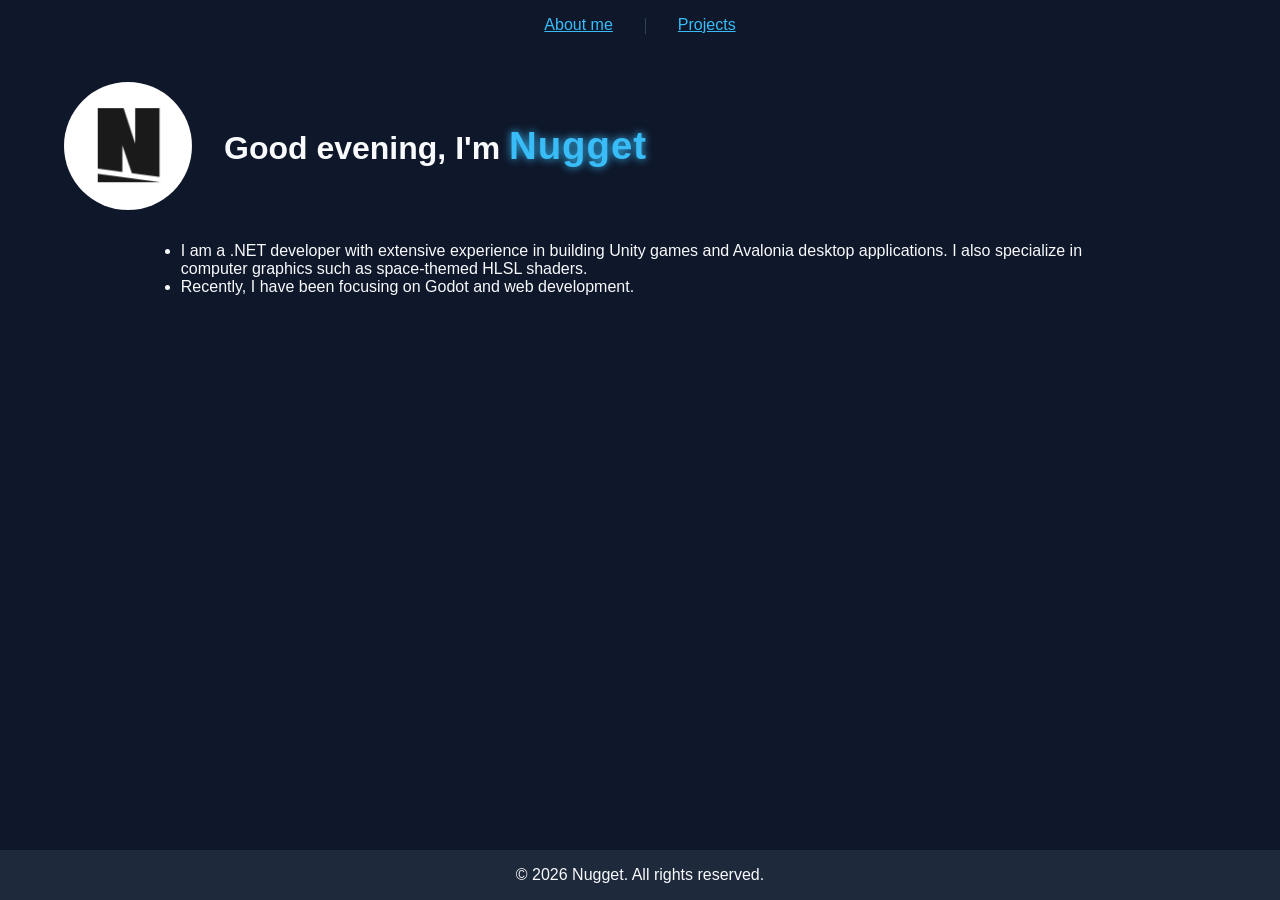
<file: index.html>
<!DOCTYPE html>
<html lang="en">
<head>
    <meta charset="UTF-8">
    <meta name="viewport" content="width=device-width, initial-scale=1.0">

    <title>Nugget</title>
    <meta name="description" content="About me">
    <meta name="robots" content="index, follow">

    <link rel="canonical" href="https://thenuggetxyz.github.io">

    <meta property="og:type" content="website">
    <meta property="og:url" content="https://thenuggetxyz.github.io">
    <meta property="og:title" content="Nugget">
    <meta property="og:description" content="About me">
    <meta property="og:image" content="https://thenuggetxyz.github.io/assets/media/images/og-share-card.jpg">
    <meta property="og:image:width" content="1200" />
    <meta property="og:image:height" content="630" />
    <meta property="og:site_name" content="Nugget" />
    <meta property="og:locale" content="en_US" />

    <meta name="twitter:card" content="summary_large_image">
    <meta name="twitter:url" content="https://thenuggetxyz.github.io">
    <meta name="twitter:title" content="Nugget">
    <meta name="twitter:description" content="About me">
    <meta name="twitter:image" content="/assets/media/images/og-share-card.jpg">

    <link rel="icon" type="image/x-icon" href="/favicon.ico">
    <link rel="icon" type="image/png" sizes="32x32" href="/assets/media/icons/favicon-32x32.png">
    <link rel="apple-touch-icon" sizes="180x180" href="/assets/media/icons/apple-touch-icon.png">

    <link rel="stylesheet" href="/assets/css/main.css">

    <script src="./assets/js/main.js" defer></script>
</head>
<body>

    <a href="#main-content" class="skip-link">Skip to main content</a>

    <header class="global-header">
        <div class="container">
            <nav class="main-nav" aria-label="Main Navigation">
                <ul class="nav-list">
                    <li><a href="/index.html" class="nav-link" aria-current="page">About me</a></li>
                    <li><a href="/projects/index.html" class="nav-link">Projects</a></li>
                </ul>
            </nav>
        </div>
    </header>

    <main id="main-content" class="global-main">
        <section class="hero-section" aria-labelledby="hero-title">
            <div class="container hero">
                <div class="hero-heading">
                    <img class="avatar-round" src="/assets/media/images/avatar.png" alt="Nugget avatar - profile picture">
                    <h1 class="heading-xl" id="hero-title">
                        <span class="no-wrap"></span><span id="hero-greeting">Hello</span><span>,</span></span>
                        <span class="no-wrap">I'm <span class="hero-name" id="hero-name">Nugget</span></span>
                    </h1>
                </div>
                <ul class="hero-description">
                    <li>
                        I am a .NET developer with extensive experience in building Unity games and Avalonia desktop applications.
                        I also specialize in computer graphics such as space-themed HLSL shaders.
                    </li>
                    <li>
                        Recently, I have been focusing on Godot and web development.
                    </li>
                </ul>
            </div>
        </section>
    </main>

    <footer class="global-footer">
        <div class="container">
            <p>&copy; 2026 Nugget. All rights reserved.</p>
        </div>
    </footer>
</body>
</html>
</file>
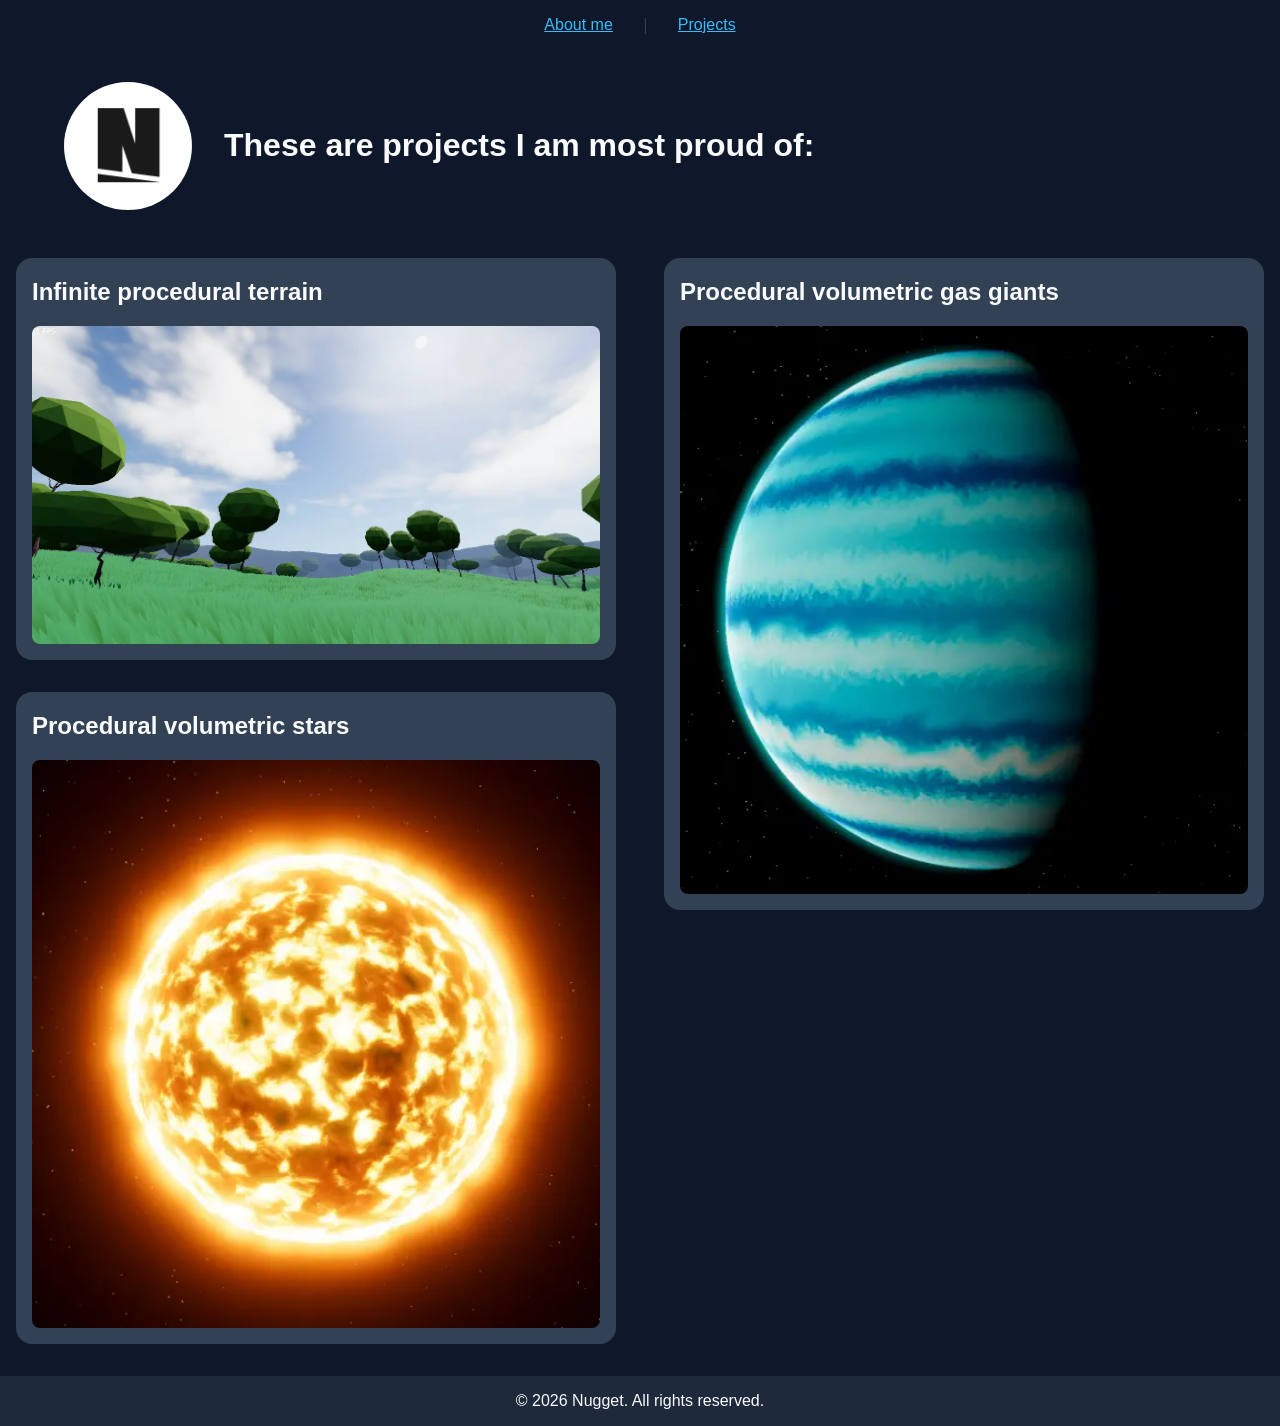
<file: projects/index.html>
<!DOCTYPE html>
<html lang="en">
<head>
    <meta charset="UTF-8">
    <meta name="viewport" content="width=device-width, initial-scale=1.0">

    <title>Nugget</title>
    <meta name="description" content="My projects">
    <meta name="robots" content="index, follow">

    <link rel="canonical" href="https://thenuggetxyz.github.io">

    <meta property="og:type" content="website">
    <meta property="og:url" content="https://thenuggetxyz.github.io">
    <meta property="og:title" content="Nugget">
    <meta property="og:description" content="My projects">
    <meta property="og:image" content="https://thenuggetxyz.github.io/assets/media/images/og-share-card.jpg">
    <meta property="og:image:width" content="1200" />
    <meta property="og:image:height" content="630" />
    <meta property="og:site_name" content="Nugget" />
    <meta property="og:locale" content="en_US" />

    <meta name="twitter:card" content="summary_large_image">
    <meta name="twitter:url" content="https://thenuggetxyz.github.io">
    <meta name="twitter:title" content="Nugget">
    <meta name="twitter:description" content="My projects">
    <meta name="twitter:image" content="/assets/media/images/og-share-card.jpg">

    <link rel="icon" type="image/x-icon" href="/favicon.ico">
    <link rel="icon" type="image/png" sizes="32x32" href="/assets/media/icons/favicon-32x32.png">
    <link rel="apple-touch-icon" sizes="180x180" href="/assets/media/icons/apple-touch-icon.png">

    <link rel="stylesheet" href="/assets/css/main.css">
</head>
<body>

    <a href="#main-content" class="skip-link">Skip to main content</a>

    <header class="global-header">
        <div class="container">
            <nav class="main-nav" aria-label="Main Navigation">
                <ul class="nav-list">
                    <li><a href="/index.html" class="nav-link">About me</a></li>
                    <li><a href="/projects/index.html" class="nav-link" aria-current="page">Projects</a></li>
                </ul>
            </nav>
        </div>
    </header>

    <main id="main-content" class="global-main">
        <section class="hero-section" aria-labelledby="hero-title">
            <div class="container hero">
                <div class="hero-heading">
                    <img class="avatar-round" src="/assets/media/images/avatar.png" alt="Nugget avatar - profile picture">
                    <h1 class="heading-xl" id="hero-title">These are projects I am most proud of:</h1>
                </div>
            </div>
        </section>

        <section class="projects-section" aria-labelledby="hero-title">
            <div class="projects-gallery">
                <div class="project-container">
                    <h2>Infinite procedural terrain</h2>
                    <img src="../assets/media/images/project-infinite-proc-terrain.webp" alt="image of infinite procedural terrain">
                </div>
                <div class="project-container">
                    <h2>Procedural volumetric stars</h2>
                    <img src="../assets/media/images/project-procedural-stars.webp" alt="a yellow glowing star set in deep space">
                </div>
                <div class="project-container">
                    <h2>Procedural volumetric gas giants</h2>
                    <img src="../assets/media/images/project-procedural-gas-giant.webp" alt="a white blue gas giant with a faint atmosphere in deep space">
                </div>
            </div>
        </section>
    </main>

    <footer class="global-footer">
        <div class="container">
            <p>&copy; 2026 Nugget. All rights reserved.</p>
        </div>
    </footer>
</body>
</html>
</file>
<file: assets/css/main.css>
@import url(_reset.css);

:root {
    --bg-primary: #0f172a;
    --bg-secondary: #1e293b;
    --bg-surface: #334155;

    --text-primary: #f8fafc;
    --text-muted: #94a3b8;

    --accent: #38bdf8;
    --accent-hover: #7dd3fc;

    --border-color: #1e293b;
}

html, body{
    font-family: "Verdana", sans-serif;
    color: var(--text-primary);
    background-color: var(--bg-primary);
    font-weight: normal;
    font-style: normal;
    display: flex;
    flex-direction: column;
    min-height: 100dvh;
    margin: 0;
    padding: 0;
    overflow-x: hidden;
    width: 100%;
}

.skip-link {
  position: fixed;
  top: -100px;
  left: 1rem;
  z-index: 9999;

  background-color: var(--accent, #38bdf8);
  color: var(--bg-primary, #0f172a);
  font-weight: 700;
  text-decoration: none;
  padding: 0.75rem 1.25rem;
  border-radius: 0.375rem;
  box-shadow: 0 4px 12px rgba(0, 0, 0, 0.3);

  /* entrance animation */
  transition: top 0.2s ease-in-out;
}

/* 4. Slide into view when focused via keyboard Tab */
.skip-link:focus {
  top: 1rem;
  outline: 3px solid var(--text-primary, #f8fafc);
  outline-offset: 2px;
}


.global-main{
    flex-grow: 1;
    display: flex;
    flex-direction: column;
}

.container{
    width: 100%;
    max-width: 1200px;
    margin-inline: auto;
    padding-inline: 1.5rem;
}

.container.hero{
    display: flex;
    flex-direction: column;
    gap: 1rem;
}

.global-footer{
    background-color: var(--bg-secondary);
    text-align: center;
}

.hero-section{
    margin: 2rem 0;
}

.hero-heading{
    display: flex;
    flex-direction: row;
    gap: 2rem;
    align-items: center;
}

.hero-name{
    color: var(--accent);
    font-weight: 900;
    letter-spacing: +0.06rem;
    font-size: 120%;
    text-shadow: 0px 0px 8px var(--accent);
}

.hero-description{
    margin-inline: clamp(0rem, 6vw, 8rem);
}

.heading-xl {
    font-size: clamp(1.75rem, 2.5vw, 4rem);
    line-height: 1.1;
}

.avatar-round {
    width: 128px;
    height: 128px;
    border-radius: 50%;
}

.no-wrap{
     white-space: nowrap;
}

.nav-list {
  list-style: none;
  display: flex;
  gap: 2rem;
  padding: 0;
  margin: 1rem;
  justify-content: center;
}

.nav-link{
    color: var(--accent);
}

.nav-link:hover{
    color: var(--accent-hover);
}

.nav-list li:not(:last-child)::after {
  content: "";
  display: inline-block;
  width: 1px;
  height: 1rem;
  background-color: var(--bg-surface);
  margin-left: 2rem;
  vertical-align: middle;
}

.projects-section{
    display: flex;
    flex-direction: row;
    justify-content: center;
    margin-top: 1rem;
}

.projects-gallery{
    columns: 2 600px;
    margin-bottom: 2rem;
}

.project-container{
    background-color: var(--bg-surface);
    border-radius: 1rem;
    max-width: 600px;
    padding: 0rem 1rem 1rem 1rem;
    overflow: hidden;
    margin: 0rem 1rem 2rem 1rem;
}

.project-container img{
    border-radius: 0.5rem;
    overflow: hidden;
    width: 100%;
}
</file>
